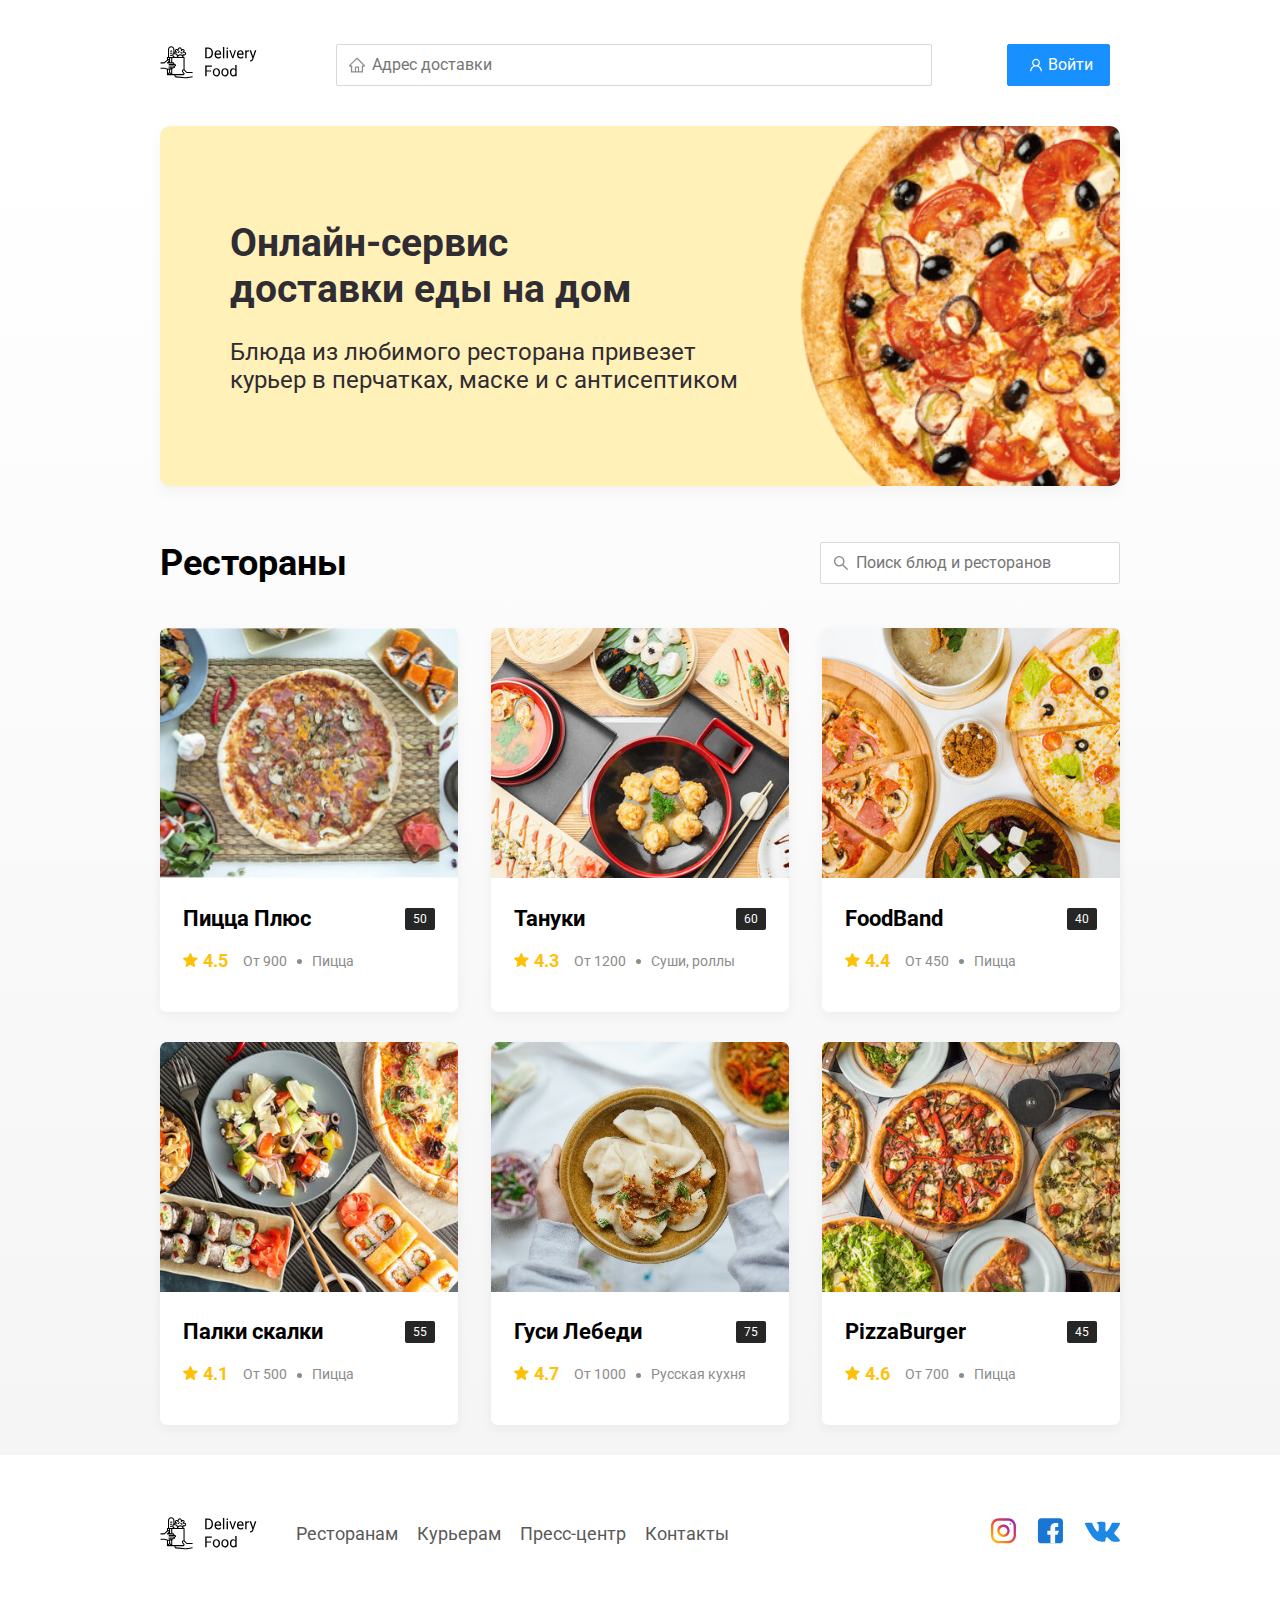
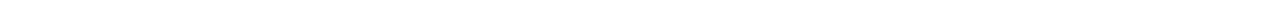
<file: index.html>
<!DOCTYPE html>
<html lang="ru">

<head>
	<meta charset="UTF-8" />
	<meta name="viewport" content="width=device-width, initial-scale=1.0" />
	<title>Delivery Food — доставка еды на дом</title>
	<link href="https://fonts.googleapis.com/css?family=Roboto:400,700&display=swap&subset=cyrillic" rel="stylesheet" />
	<link rel="stylesheet" href="css/normalize.css" />
	<link rel="stylesheet" href="css/style.css" />
	<!-- <link rel="stylesheet" href="https://unpkg.com/swiper/css/swiper.min.css"> -->
</head>

<body>
	<div class="container">
		<header class="header">
			<a class="logo">
				<img src="img/icon/logo.svg" alt="Logo" />
			</a>
			<label class="address">
				<input type="text" class="input input-address" placeholder="Адрес доставки" />
			</label>
			<div class="buttons">
				<span class="user-name"></span>
				<button class="button button-primary button-auth">
					<span class="button-auth-svg"></span>
					<span class="button-text">Войти</span>
				</button>
				<button class="button button-cart" id="cart-button">
					<span class="button-cart-svg"></span>
					<span class="button-text">Корзина</span>
				</button>
				<button class="button button-primary button-out">
					<span class="button-text">Выйти</span>
					<span class="button-out-svg"></span>
				</button>
			</div>
		</header>
	</div>
	<!-- /.container  -->

	<main class="main">
		<div class="container">
			<section class="container-promo">
				<section class="container">
					<section class="promo pizza">
						<h1 class="promo-title">Онлайн-сервис <br />доставки еды на дом</h1>
						<p class="promo-text">
							Блюда из любимого ресторана привезет курьер в перчатках, маске и с антисептиком
						</p>
					</section>
					<!-- <section class="promo kebab">
					<h1 class="promo-title">Шашлыки на майские <br> со скидкой 35%</h1>
					<p class="promo-text">
						Закажите шашлыки в любом ресторане до 10 мая и получите скидку по промокоду OMAGAD
					</p>
				</section>
				<section class="promo vegetables">
					<h1 class="promo-title">Скидка 20% на всю еду <br> по промокоду LOVE.JS</h1>
					<p class="promo-text">
						Блюдо из ресторана привезут вместе с двумя подарочными книгами по фронтенду
					</p>
				</section>
				<section class="promo sushi">
					<h1 class="promo-title">Сеты со скидкой до 30% <br> в ресторанах</h1>
					<p class="promo-text">
						Скидки на сеты до 30 мая по промокоду DADADA
					</p>
				</section> -->
				</section>
			</section>
			<section class="restaurants">
				<div class="section-heading">
					<h2 class="section-title">Рестораны</h2>
					<label class="search">
						<input type="text" class="input input-search" placeholder="Поиск блюд и ресторанов" />
					</label>
				</div>
				<div class="cards cards-restaurants">

				</div>
			</section>
			<section class="menu hide">
				<div class="section-heading">
					<h2 class="section-title restaurant-title">Пицца Плюс</h2>
					<div class="card-info">
						<div class="rating">
							4.5
						</div>
						<div class="price">От 900 ₽</div>
						<div class="category">Пицца</div>
					</div>
					<!-- /.card-info -->
				</div>
				<div class="cards cards-menu">

				</div>
			</section>

		</div>
		<!-- /.container -->
	</main>

	<footer class="footer">
		<div class="container">
			<div class="footer-block">
				<img src="img/icon/logo.svg" alt="logo" class="logo footer-logo" />
				<nav class="footer-nav">
					<a href="#" class="footer-link">Ресторанам </a>
					<a href="#" class="footer-link">Курьерам</a>
					<a href="#" class="footer-link">Пресс-центр</a>
					<a href="#" class="footer-link">Контакты</a>
				</nav>
				<div class="social-links">
					<a href="#" class="social-link"><img src="img/social/instagram.svg" alt="instagram" /></a>
					<a href="#" class="social-link"><img src="img/social/fb.svg" alt="facebook" /></a>
					<a href="#" class="social-link"><img src="img/social/vk.svg" alt="vk" /></a>
				</div>
				<!-- /.social-links -->
			</div>
			<!-- /.footer-block -->
		</div>
	</footer>

	<div class="modal modal-cart">
		<div class="modal-dialog">
			<div class="modal-header">
				<h3 class="modal-title">Корзина</h3>
				<button class="close">&times;</button>
			</div>
			<!-- /.modal-header -->
			<div class="modal-body">
				<div class="food-row">
					<span class="food-name">Ролл угорь стандарт</span>
					<strong class="food-price">250 ₽</strong>
					<div class="food-counter">
						<button class="counter-button">-</button>
						<span class="counter">1</span>
						<button class="counter-button">+</button>
					</div>
				</div>
				<!-- /.foods-row -->
				<div class="food-row">
					<span class="food-name">Ролл угорь стандарт</span>
					<strong class="food-price">250 ₽</strong>
					<div class="food-counter">
						<button class="counter-button">-</button>
						<span class="counter">1</span>
						<button class="counter-button">+</button>
					</div>
				</div>
				<!-- /.foods-row -->
				<div class="food-row">
					<span class="food-name">Ролл угорь стандарт</span>
					<strong class="food-price">250 ₽</strong>
					<div class="food-counter">
						<button class="counter-button">-</button>
						<span class="counter">1</span>
						<button class="counter-button">+</button>
					</div>
				</div>
				<!-- /.foods-row -->
				<div class="food-row">
					<span class="food-name">Ролл угорь стандарт</span>
					<strong class="food-price">250 ₽</strong>
					<div class="food-counter">
						<button class="counter-button">-</button>
						<span class="counter">1</span>
						<button class="counter-button">+</button>
					</div>
				</div>
				<!-- /.foods-row -->
			</div>
			<!-- /.modal-body -->
			<div class="modal-footer">
				<span class="modal-pricetag">1250 ₽</span>
				<div class="footer-buttons">
					<button class="button button-primary">Оформить заказ</button>
					<button class="button clear-cart">Отмена</button>
				</div>
			</div>
			<!-- /.modal-footer -->
		</div>
		<!-- /.modal-dialog -->
	</div>

	<div class="modal-auth">
		<div class="modal-dialog modal-dialog-auth">
			<button class="close-auth">&times;</button>
			<form id="logInForm">
				<fieldset class="modal-body">
					<legend class="modal-title">Авторизация</legend>
					<label class="label-auth">
						<span>Логин</span>
						<input id="login" type="text">
					</label>
					<label class="label-auth">
						<span>Пароль</span>
						<input id="password" type="password">
					</label>
				</fieldset>
				<!-- /.modal-body -->
				<div class="modal-footer">
					<div class="footer-buttons">
						<button class="button button-primary button-login" type="submit">Войти</button>
					</div>
				</div>
			</form>
			<!-- /.modal-footer -->
		</div>
		<!-- /.modal-dialog -->
	</div>
	<!-- <script src="https://unpkg.com/swiper/js/swiper.min.js"></script> -->
	<script src="js/main.js"></script>
</body>

</html>
</file>
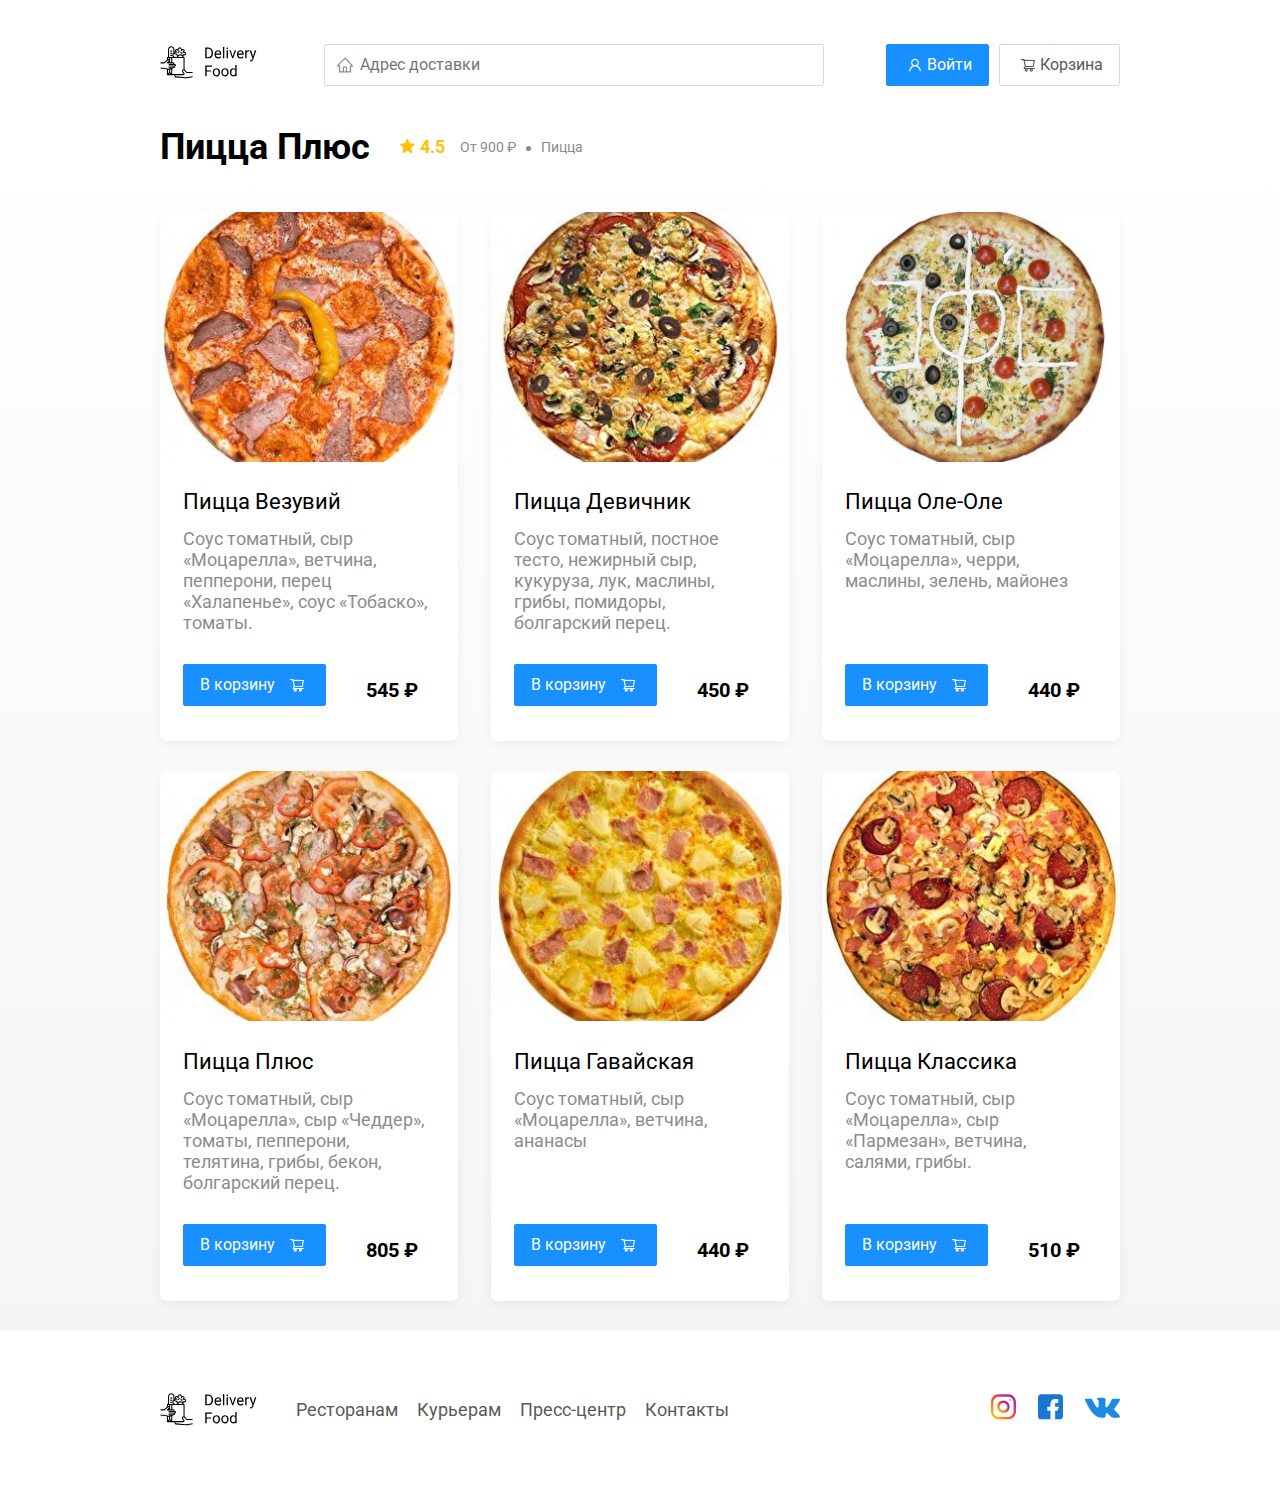
<file: restaurant.html>
<!DOCTYPE html>
<html lang="ru">
<head>
	<meta charset="UTF-8"/>
	<meta name="viewport" content="width=device-width, initial-scale=1.0"/>
	<title>PizzaBurger — доставка еды на дом</title>
	<link
			href="https://fonts.googleapis.com/css?family=Roboto:400,700&display=swap&subset=cyrillic"
			rel="stylesheet"
	/>
	<link rel="stylesheet" href="css/normalize.css"/>
	<link rel="stylesheet" href="css/style.css"/>
</head>
<body>
	<div class="container">
		<header class="header">
			<a href="index.html" class="logo">
				<img src="img/icon/logo.svg" alt="Logo"/>
			</a>
			<label class="address">
				<input type="text" class="input input-address" placeholder="Адрес доставки"/>
			</label>
			<div class="buttons">
				<button class="button button-primary button-auth">
					<span class="button-auth-svg"></span>
					<span class="button-text">Войти</span>
				</button>
				<button class="button" id="cart-button">
					<span class="button-cart-svg"></span>
					<span class="button-text">Корзина</span>
				</button>
			</div>
		</header>
	</div>
	<!-- /.container  -->

	<main class="main">
		<div class="container">
			<section class="menu">
				<div class="section-heading">
					<h2 class="section-title restaurant-title">Пицца Плюс</h2>
					<div class="card-info">
						<div class="rating">
							4.5
						</div>
						<div class="price">От 900 ₽</div>
						<div class="category">Пицца</div>
					</div>
					<!-- /.card-info -->
				</div>
				<div class="cards cards-menu">
					<div class="card">
						<img src="img/pizza-plus/pizza-vesuvius.jpg" alt="image" class="card-image"/>
						<div class="card-text">
							<div class="card-heading">
								<h3 class="card-title card-title-reg">Пицца Везувий</h3>
							</div>
							<!-- /.card-heading -->
							<div class="card-info">
								<div class="ingredients">Соус томатный, сыр «Моцарелла», ветчина, пепперони, перец
								                         «Халапенье», соус «Тобаско», томаты.
								</div>
							</div>
							<!-- /.card-info -->
							<div class="card-buttons">
								<button class="button button-primary button-add-cart">
									<span class="button-card-text">В корзину</span>
									<span class="button-cart-svg"></span>
								</button>
								<strong class="card-price card-price-bold">545 ₽</strong>
							</div>
						</div>
						<!-- /.card-text -->
					</div>
					<!-- /.card -->

					<div class="card">
						<img src="img/pizza-plus/pizza-girls.jpg" alt="image" class="card-image"/>
						<div class="card-text">
							<div class="card-heading">
								<h3 class="card-title card-title-reg">Пицца Девичник</h3>
							</div>
							<!-- /.card-heading -->
							<div class="card-info">
								<div class="ingredients">Соус томатный, постное тесто, нежирный сыр, кукуруза, лук, маслины,
								                         грибы, помидоры, болгарский перец.
								</div>
							</div>
							<!-- /.card-info -->
							<div class="card-buttons">
								<button class="button button-primary button-add-cart">
									<span class="button-card-text">В корзину</span>
									<span class="button-cart-svg"></span>
								</button>
								<strong class="card-price card-price-bold">450 ₽</strong>
							</div>
						</div>
						<!-- /.card-text -->
					</div>
					<!-- /.card -->

					<div class="card">
						<img src="img/pizza-plus/pizza-oleole.jpg" alt="image" class="card-image"/>
						<div class="card-text">
							<div class="card-heading">
								<h3 class="card-title card-title-reg">Пицца Оле-Оле</h3>
							</div>
							<!-- /.card-heading -->
							<div class="card-info">
								<div class="ingredients">Соус томатный, сыр «Моцарелла», черри, маслины, зелень, майонез
								</div>
							</div>
							<!-- /.card-info -->
							<div class="card-buttons">
								<button class="button button-primary button-add-cart">
									<span class="button-card-text">В корзину</span>
									<span class="button-cart-svg"></span>
								</button>
								<strong class="card-price card-price-bold">440 ₽</strong>
							</div>
						</div>
						<!-- /.card-text -->
					</div>
					<!-- /.card -->

					<div class="card">
						<img src="img/pizza-plus/pizza-plus.jpg" alt="image" class="card-image"/>
						<div class="card-text">
							<div class="card-heading">
								<h3 class="card-title card-title-reg">Пицца Плюс</h3>
							</div>
							<!-- /.card-heading -->
							<div class="card-info">
								<div class="ingredients">Соус томатный, сыр «Моцарелла», сыр «Чеддер», томаты, пепперони,
								                         телятина, грибы, бекон, болгарский перец.
								</div>
							</div>
							<!-- /.card-info -->
							<div class="card-buttons">
								<button class="button button-primary button-add-cart">
									<span class="button-card-text">В корзину</span>
									<span class="button-cart-svg"></span>
								</button>
								<strong class="card-price card-price-bold">805 ₽</strong>
							</div>
						</div>
						<!-- /.card-text -->
					</div>
					<!-- /.card -->

					<div class="card">
						<img src="img/pizza-plus/pizza-hawaiian.jpg" alt="image" class="card-image"/>
						<div class="card-text">
							<div class="card-heading">
								<h3 class="card-title card-title-reg">Пицца Гавайская</h3>
							</div>
							<!-- /.card-heading -->
							<div class="card-info">
								<div class="ingredients">Соус томатный, сыр «Моцарелла», ветчина, ананасы</div>
							</div>
							<!-- /.card-info -->
							<div class="card-buttons">
								<button class="button button-primary button-add-cart">
									<span class="button-card-text">В корзину</span>
									<span class="button-cart-svg"></span>
								</button>
								<strong class="card-price card-price-bold">440 ₽</strong>
							</div>
						</div>
						<!-- /.card-text -->
					</div>
					<!-- /.card -->

					<div class="card">
						<img src="img/pizza-plus/pizza-classic.jpg" alt="image" class="card-image"/>
						<div class="card-text">
							<div class="card-heading">
								<h3 class="card-title card-title-reg">Пицца Классика</h3>
							</div>
							<!-- /.card-heading -->
							<div class="card-info">
								<div class="ingredients">Соус томатный, сыр «Моцарелла», сыр «Пармезан», ветчина, салями,
								                         грибы.
								</div>
							</div>
							<!-- /.card-info -->
							<div class="card-buttons">
								<button class="button button-primary button-add-cart">
									<span class="button-card-text">В корзину</span>
									<span class="button-cart-svg"></span>
								</button>
								<strong class="card-price card-price-bold">510 ₽</strong>
							</div>
						</div>
						<!-- /.card-text -->
					</div>
					<!-- /.card -->
				</div>
				<!-- /.cards -->
			</section>
		</div>
		<!-- /.container -->
	</main>

	<footer class="footer">
		<div class="container">
			<div class="footer-block">
				<img src="img/icon/logo.svg" alt="logo" class="logo footer-logo"/>
				<nav class="footer-nav">
					<a href="#" class="footer-link">Ресторанам </a>
					<a href="#" class="footer-link">Курьерам</a>
					<a href="#" class="footer-link">Пресс-центр</a>
					<a href="#" class="footer-link">Контакты</a>
				</nav>
				<div class="social-links">
					<a href="#" class="social-link"><img src="img/social/instagram.svg" alt="instagram"/></a>
					<a href="#" class="social-link"><img src="img/social/fb.svg" alt="facebook"/></a>
					<a href="#" class="social-link"><img src="img/social/vk.svg" alt="vk"/></a>
				</div>
				<!-- /.social-links -->
			</div>
			<!-- /.footer-block -->
		</div>
	</footer>

	<div class="modal modal-cart">
		<div class="modal-dialog">
			<div class="modal-header">
				<h3 class="modal-title">Корзина</h3>
				<button class="close">&times;</button>
			</div>
			<!-- /.modal-header -->
			<div class="modal-body">
				<div class="food-row">
					<span class="food-name">Ролл угорь стандарт</span>
					<strong class="food-price">250 ₽</strong>
					<div class="food-counter">
						<button class="counter-button">-</button>
						<span class="counter">1</span>
						<button class="counter-button">+</button>
					</div>
				</div>
				<!-- /.foods-row -->
				<div class="food-row">
					<span class="food-name">Ролл угорь стандарт</span>
					<strong class="food-price">250 ₽</strong>
					<div class="food-counter">
						<button class="counter-button">-</button>
						<span class="counter">1</span>
						<button class="counter-button">+</button>
					</div>
				</div>
				<!-- /.foods-row -->
				<div class="food-row">
					<span class="food-name">Ролл угорь стандарт</span>
					<strong class="food-price">250 ₽</strong>
					<div class="food-counter">
						<button class="counter-button">-</button>
						<span class="counter">1</span>
						<button class="counter-button">+</button>
					</div>
				</div>
				<!-- /.foods-row -->
				<div class="food-row">
					<span class="food-name">Ролл угорь стандарт</span>
					<strong class="food-price">250 ₽</strong>
					<div class="food-counter">
						<button class="counter-button">-</button>
						<span class="counter">1</span>
						<button class="counter-button">+</button>
					</div>
				</div>
				<!-- /.foods-row -->
			</div>
			<!-- /.modal-body -->
			<div class="modal-footer">
				<span class="modal-pricetag">1250 ₽</span>
				<div class="footer-buttons">
					<button class="button button-primary">Оформить заказ</button>
					<button class="button clear-cart">Отмена</button>
				</div>
			</div>
			<!-- /.modal-footer -->
		</div>
		<!-- /.modal-dialog -->
	</div>


	<script src="js/main.js"></script>
</body>
</html>
</file>
<file: css/style.css>
* {
	box-sizing: border-box;
}

body {
	font-family: "Roboto", sans-serif;
	padding-top: 44px;
}

a,
button {
	cursor: pointer;
	color: inherit;
}

.hide {
	display: none;
}

.container {
	max-width: 1200px;
	margin: auto;
}

.header {
	display: flex;
	align-items: center;
	justify-content: space-between;
	margin-bottom: 40px;
}

.input {
	background-color: #ffffff;
	border: 1px solid #d9d9d9;
	border-radius: 2px;
	font-size: 16px;
	line-height: 24px;
	padding: 8px 8px 8px 35px;
	background-repeat: no-repeat;
	background-position: left 11px center;
}

.address {
	flex: 0.8;
}

.input-address {
	width: 100%;
	background-image: url(../img/icon/home.svg);
}

.search {
	margin-left: auto;
}

.input-search {
	width: 300px;
	background-image: url(../img/icon/search.svg);
}

.buttons {
	display: flex;
	align-items: center;
}

.button {
	display: flex;
	align-items: center;
	padding: 8px 16px;
	background: #ffffff;
	border: 1px solid #d9d9d9;
	box-sizing: border-box;
	box-shadow: 0 0 2px rgba(0, 0, 0, 0.0015);
	border-radius: 2px;
	color: #595959;
	font-size: 16px;
	line-height: 24px;
}

.button:hover {
	background: #1890ff;
	border: 1px solid #1890ff;
	color: #fff;
}

.button-primary {
	background: #1890ff;
	border: 1px solid #1890ff;
	color: #fff;
	margin-right: 10px;
}

.button-primary:hover {
	background: #ffffff;
	border: 1px solid #d9d9d9;
	color: #595959;
}

.button-icon {
	margin-right: 6px;
}

.button-card-text {
	margin-right: 10px;
}

.button-auth {
	background-position: 20px 13px;
}

.button-primary .button-auth-svg {
	width: 24px;
	height: 24px;
	background-color: #fff;
	-webkit-mask: url("../img/icon/user.svg") no-repeat 50% 50%;
	mask: url("../img/icon/user.svg") no-repeat 50% 50%;
	background-repeat: no-repeat;
}

.button-primary:hover .button-auth-svg {
	background-color: #595959;
}

.button .button-cart-svg {
	width: 24px;
	height: 24px;
	background-color: #595959;
	-webkit-mask: url("../img/icon/shopping-cart.svg") no-repeat 50% 50%;
	mask: url("../img/icon/shopping-cart.svg") no-repeat 50% 50%;
	background-repeat: no-repeat;
}

.button-primary .button-cart-svg {
	background-color: #fff;
}

.button:hover .button-cart-svg {
	background-color: #fff;
}

.button-primary:hover .button-cart-svg {
	background-color: #595959;
}

.button-cart {
	display: none;
	margin: 0 5px;
}

.button-out {
	display: none;
	margin: 0 5px;
}

.user-name {
	display: none;
	margin-right: 20px;
	font-weight: bold;
	font-size: 18px;
}

.promo-slider {
	width: 600px;
	height: 300px;
}

.promo {
	box-shadow: 0 7px 12px rgba(158, 158, 163, 0.1);
	border-radius: 10px;
	padding: 68px 70px;
	margin-bottom: 56px;
}

.pizza {
	background: #fff1b8 url(../img/promo/pizza.png) no-repeat top -100px right -250px / 830px;
}

.kebab {
	background: #d6e4ff url(../img/promo/kebab.png) no-repeat top 45px right 40px / 450px;
}

.vegetables {
	background: #fff566 url(../img/promo/vegetables.png) no-repeat top 0 right 0 / 825px;
}

.sushi {
	background: #fff1f0 url(../img/promo/sushi.png) no-repeat top 10px right 15px / 500px;
}

.promo-title {
	font-style: normal;
	font-weight: bold;
	font-size: 39px;
	line-height: 46px;
	color: #302c34;
}

.promo-text {
	font-style: normal;
	font-weight: normal;
	font-size: 24px;
	line-height: 28px;
	color: #302c34;
	max-width: 538px;
}

.main {
	background: linear-gradient(180deg, rgba(245, 245, 245, 0) 1.04%, #f5f5f5 100%);
}

.section-heading {
	display: flex;
	align-items: center;
	margin-bottom: 44px;
}

.section-title {
	font-style: normal;
	font-weight: bold;
	font-size: 36px;
	line-height: 42px;
	margin: 0 30px 0 0;
	color: #000000;
}

.cards {
	display: flex;
	align-items: flex-start;
	justify-content: space-between;
	flex-wrap: wrap;
}

.card {
	background: #ffffff;
	box-shadow: 0 4px 12px rgba(0, 0, 0, 0.05);
	border-radius: 7px;
	overflow: hidden;
	margin-bottom: 30px;
	flex-basis: 31%;
	text-decoration: none;
}

.card-restaurant {
	cursor: pointer;
}

.card-image {
	width: 100%;
	height: 250px;
	object-fit: cover;
}

.card-text {
	padding: 20px 23px 35px;
	min-height: 275px;
	display: flex;
	flex-direction: column;
}

.restaurants .card-text {
	min-height: auto;
}

.card-heading {
	display: flex;
	align-items: center;
	justify-content: space-between;
	margin-bottom: 10px;
}

.card-title {
	margin: 0;
	font-style: normal;
	font-weight: bold;
	font-size: 22px;
	line-height: 32px;
}

.card-title-reg {
	font-weight: 400;
}

.card-tag {
	font-style: normal;
	font-weight: normal;
	font-size: 12px;
	line-height: 20px;
	color: #ffffff;
	background: #262626;
	border-radius: 2px;
	padding: 1px 8px;
}

.card-info {
	display: flex;
	align-items: center;
	flex-wrap: wrap;
}

.card-buttons {
	display: flex;
	margin-top: 24px;
	flex-grow: 1;
	align-items: flex-end;
}

.card-price-bold {
	font-weight: bold;
	font-size: 20px;
	line-height: 32px;
	margin-left: 30px;
}

.rating {
	background-image: url("../img/icon/rating.svg");
	background-repeat: no-repeat;
	background-position: 0 7px;
	padding-left: 20px;
	margin-right: 26px;
	color: #ffc107;
	font-weight: bold;
	font-size: 18px;
	line-height: 32px;
}

.price,
.category {
	color: #8c8c8c;
	font-size: 18px;
	line-height: 32px;
}

.price {
	margin-right: 10px;
}

.ingredients {
	color: #8c8c8c;
	font-size: 18px;
	line-height: 21px;
}

.category {
	text-overflow: ellipsis;
	overflow: hidden;
	white-space: nowrap;
	max-width: 150px;
}

.price:after {
	content: "";
	width: 5px;
	height: 5px;
	background-color: #8c8c8c;
	display: inline-block;
	vertical-align: middle;
	border-radius: 50%;
	margin-left: 10px;
}

.footer {
	padding: 60px 0;
}

.footer-block {
	display: flex;
	align-items: center;
	justify-content: space-between;
}

.footer-nav {
	margin-left: 35px;
	margin-right: auto;
}

.footer-link {
	display: inline-block;
	color: #595959;
	font-style: normal;
	font-weight: normal;
	font-size: 18px;
	line-height: 21px;
	text-decoration: none;
}

.footer-link:not(:last-child) {
	margin-right: 15px;
}

.social-links {
	display: flex;
	align-items: center;
}

.social-link:not(:last-child) {
	margin-right: 21px;
}

.modal {
	position: fixed;
	left: 0;
	top: 0;
	width: 100%;
	height: 100%;
	background: rgba(0, 0, 0, 0.4);
	display: none;
	z-index: 999;
}

.modal-auth {
	position: fixed;
	left: 0;
	top: 0;
	width: 100%;
	height: 100%;
	background: rgba(0, 0, 0, 0.4);
	display: none;
	z-index: 999;
}

.is-open {
	display: flex;
}

.modal-dialog {
	max-width: 780px;
	width: 95%;
	background: #ffffff;
	border-radius: 5px;
	margin: auto;
	padding: 40px 45px;
}

.modal-dialog-auth {
	width: auto;
	position: relative;
}

.label-auth {
	display: block;
	margin: 30px;
}

.label-auth span {
	width: 80px;
	display: inline-block;
}

.modal-header {
	display: flex;
	align-items: center;
	justify-content: space-between;
	margin-bottom: 45px;
}

.modal-title {
	margin: 0;
	font-weight: bold;
	font-size: 36px;
	line-height: 42px;
}

.close {
	font-size: 36px;
	border: none;
	background-color: transparent;
}

.close-auth {
	font-size: 36px;
	border: none;
	background-color: transparent;
	position: absolute;
	top: 10px;
	right: 20px;
}

.modal-body {
	margin-bottom: 22px;
}

.food-row {
	display: flex;
	align-items: flex-start;
	justify-content: space-between;
	padding-bottom: 8px;
	border-bottom: 1px solid #d9d9d9;
	margin-bottom: 15px;
}

.food-name {
	font-weight: normal;
	font-size: 18px;
	line-height: 32px;
}

.food-price {
	margin-left: auto;
	margin-right: 47px;
	font-weight: bold;
	font-size: 20px;
	line-height: 32px;
}

.food-counter {
	display: flex;
	align-items: center;
}

.counter-button {
	display: flex;
	align-items: center;
	justify-content: center;
	width: 39px;
	height: 32px;
	background: #ffffff;
	border: 1px solid #40a9ff;
	box-sizing: border-box;
	border-radius: 2px;
	font-weight: normal;
	font-size: 14px;
	line-height: 22px;
	color: #40a9ff;
}

.counter-button:hover {
	background: #40a9ff;
	border: 1px solid #ffffff;
	color: #ffffff;
}

.counter {
	font-size: 16px;
	line-height: 24px;
	margin-left: 10px;
	margin-right: 10px;
}

.modal-footer {
	display: flex;
	align-items: center;
	justify-content: space-between;
}

.modal-auth .modal-footer {
	justify-content: flex-end;
}

.footer-buttons {
	display: flex;
	align-items: center;
}

.modal-pricetag {
	background: #262626;
	border-radius: 5px;
	color: #ffffff;
	padding: 15px 20px;
	font-size: 20px;
	line-height: 23px;
}

@media (max-width: 1366px) {
	.container {
		max-width: 960px;
	}

	.pizza {
		background-position: center right -300px;
		background-size: 750px;
	}

	.kebab {
		background-position: top -5px right -93px;
		background-size: 530px;
	}

	.vegetables {
		background-position: top 0 right -93px;
		background-size: 820px;
	}

	.sushi {
		background-position: center right -90px;
	}

	.rating {
		margin-right: 15px;
	}

	.category,
	.price {
		font-size: 14px;
	}
}

@media (max-width: 992px) {
	.container {
		max-width: 750px;
	}

	.pizza {
		padding: 50px;
		background-size: 500px;
		background-position: center right -200px;
	}

	.kebab {
		background-position: top 55px right -100px;
		background-size: 385px;
	}

	.vegetables {
		background-position: top 0 right -280px;
		background-size: 810px;
	}

	.sushi {
		background-position: top 30px right -175px;
	}

	.promo-text {
		font-size: 18px;
		max-width: 400px;
	}

	.card {
		flex-basis: 49%;
	}

	.footer-link {
		font-size: 16px;
	}
}

@media (max-width: 768px) {
	.container {
		max-width: 560px;
	}

	.card-info {
		flex-wrap: wrap;
	}

	.card .rating {
		flex-basis: 100%;
	}

	.card-title {
		font-size: 18px;
	}

	.card-text {
		min-height: 290px;
	}

	.card-price-bold {
		margin-left: 20px;
	}

	.pizza {
		background-size: 400px;
		background-position: bottom 50px right -200px;
	}

	.kebab {
		background-position: top -5px right -74px;
		background-size: 300px;
	}

	.vegetables {
		background-position: top 0 right -240px;
		background-size: 702px;
	}

	.sushi {
		background-position: top -24px right -75px;
		background-size: 302px;
	}

	.promo-title {
		font-size: 24px;
		line-height: 1.4;
	}

	.promo-text {
		margin-top: 0;
	}
}

@media (max-width: 578px) {
	.container {
		width: 90%;
	}

	.address {
		min-width: 100%;
		order: 1;
	}

	.header {
		flex-wrap: wrap;
	}

	.input-address {
		margin-top: 15px;
		order: 5;
		flex: 1;
	}

	.promo {
		background-image: none;
	}

	.promo-title {
		margin-bottom: 10px;
	}

	.section-title {
		font-size: 20px;
	}

	.card {
		flex-basis: 100%;
	}

	.card-text {
		min-height: auto;
	}

	.card-image {
		width: 100%;
	}

	.footer {
		padding: 30px 0;
	}

	.footer-block {
		align-items: flex-start;
	}

	.footer-nav {
		margin-left: 0;
		margin-right: 0;
		order: 0;
		display: flex;
		flex-direction: column;
	}

	.footer-logo {
		margin-right: 15px;
		order: 1;
	}

	.social-links {
		order: 2;
	}
}

@media (max-width: 480px) {
	.button-text {
		display: none;
	}

	.button-icon {
		margin: 0;
	}

	.user-name {
		margin: 10px;
	}

	.buttons {
		flex-wrap: wrap;
		margin-left: auto;
	}

	.button {
		min-height: 40px;
		padding: 5px 12px;
	}

	.button-out-svg {
		width: 24px;
		height: 24px;
		background-color: #fff;
		-webkit-mask: url(../img/icon/logout.svg) no-repeat 50% 50%;
		mask: url(../img/icon/logout.svg) no-repeat 50% 50%;
		background-repeat: no-repeat;
		-webkit-mask-size: 20px;
		mask-size: 20px;
	}

	.promo {
		padding: 20px;
	}

	.section-heading {
		flex-wrap: wrap;
	}

	.footer-block {
		flex-wrap: wrap;
		flex-direction: column;
		align-items: center;
	}

	.footer-logo {
		order: 0;
		margin-bottom: 20px;
	}

	.footer-nav {
		margin-bottom: 20px;
		text-align: center;
	}

	.footer-link:not(:last-child) {
		margin-right: 0;
	}
}
</file>
